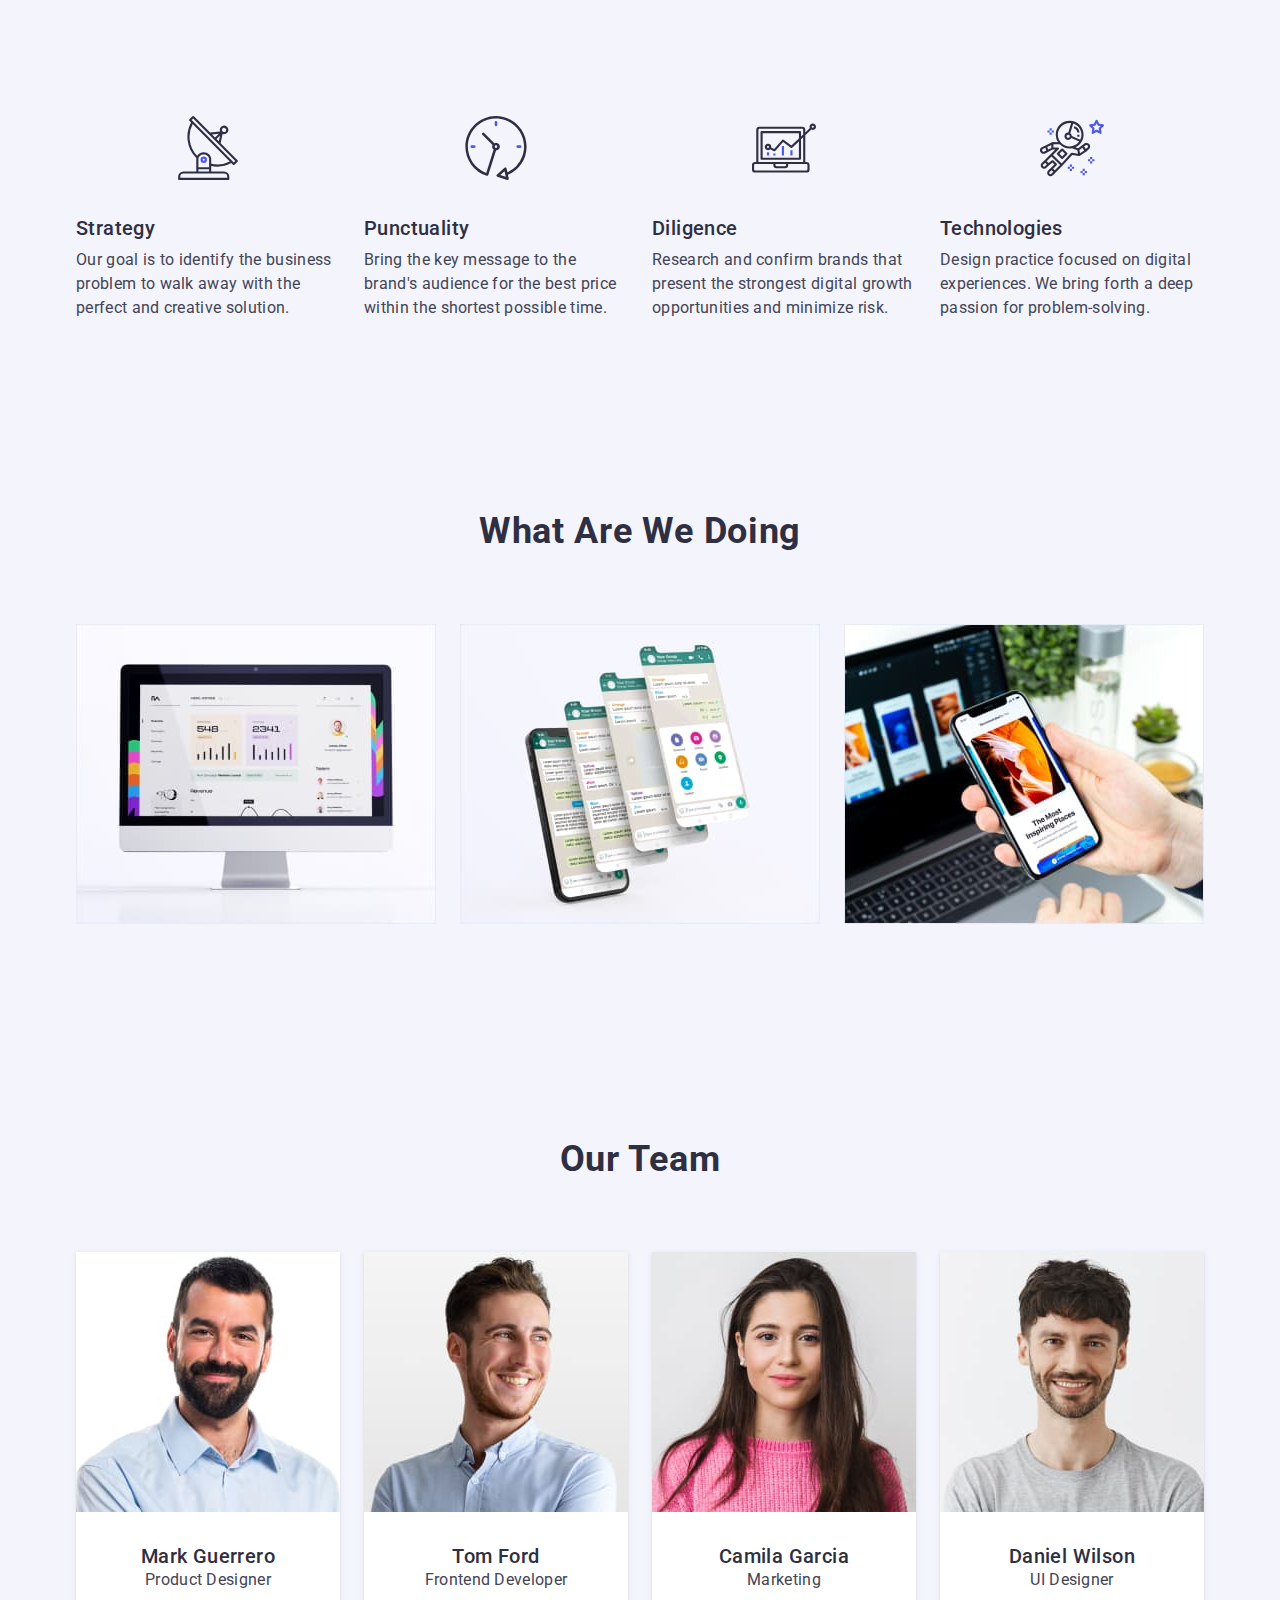
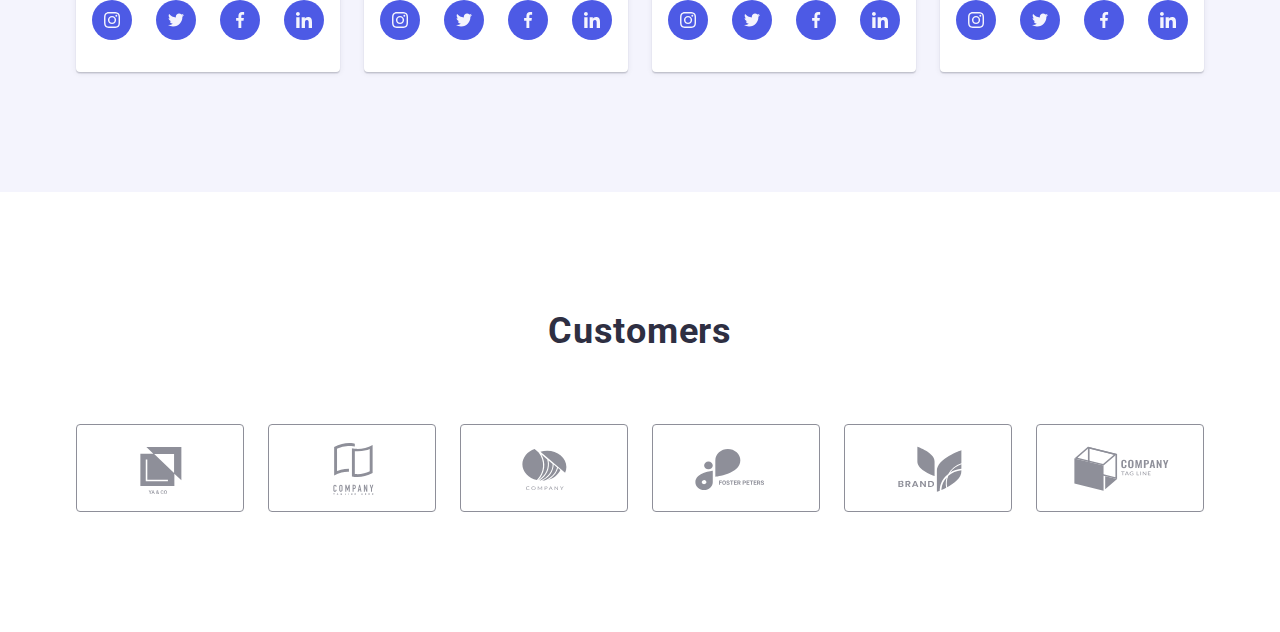
<file: index.html>
<!DOCTYPE html>
<html lang="en">
  <head>
    <meta charset="UTF-8" />
    <meta http-equiv="X-UA-Compatible" content="IE=edge" />
    <meta name="viewport" content="width=device-width, initial-scale=1.0" />
    <title>WebStudio</title>
    <link rel="preconnect" href="https://fonts.googleapis.com" />
    <link rel="preconnect" href="https://fonts.gstatic.com" crossorigin />
    <link
      href="https://fonts.googleapis.com/css2?family=Raleway:wght@800&family=Roboto:wght@400;500;700;900&display=swap"
      rel="stylesheet"
    />
    <link
      rel="stylesheet"
      href="https://cdnjs.cloudflare.com/ajax/libs/modern-normalize/1.1.0/modern-normalize.min.css"
    />
    <link rel="stylesheet" href="./css/styles.css" />
  </head>
  <body>
    <!-- header -->
    <!-- <header class="header">
     
      <div class="container header-container">
        <nav class="navigation">
          <a class="logo link" href="./index.html"
            >Web<span class="logo-name-two-part">Studio</span>
          </a>
          <ul class="list menu">
            <li class="menu-item">
              <a class="link header-nav-link active" href="./index.html"
                >Studio
              </a>
            </li>
            <li class="menu-item">
              <a class="link header-nav-link" href="./portfolio.html"
                >Portfolio</a
              >
            </li>
            <li class="menu-item">
              <a class="link header-nav-link" href="">Contacts</a>
            </li>
          </ul>
        </nav>
        
        <address class="address">
          <ul class="list address-menu">
            <li>
              <a class="link address-menu-item" href="mailto:info@devstudio.com"
                >info@devstudio.com</a
              >
            </li>
            <li>
              <a class="link address-menu-item" href="tel:+110001111111"
                >+11 (000) 111-11-11</a
              >
            </li>
          </ul>
        </address>
      </div>
    </header>
    <main> -->
    
      <!-- selection hero
      <section class="hero section">
        <div class="container">
          <h1 class="hero-name">Effective Solutions for Your Business</h1>
          <button class="modal-button" type="button" data-modal-open>
            Order Service
          </button>
        </div>
      </section> -->

      

      <!-- section two -->
       <!-- company characteristics -->
        <section class="company-characteristics section">
        <div class="container">
          <h2 class="subtitle-second visually-hidden">
            Company characteristics
          </h2>
          <ul class="list menu-characteristics">
            <li class="menu-item-characteristics">
              <div class="pictures">
                <svg class="characteristic-pictures" width="64" height="64">
                  <use href="./images/icons.svg#icon-antenna-1"></use>
                </svg>
              </div>
              <h3 class="subtitle-three subtitle-three-section-two">Strategy</h3>
              <p class="description">
                Our goal is to identify the business problem to walk away with
                the perfect and creative solution.
              </p>
            </li>
            <li class="menu-item-characteristics">
              <div class="pictures">
                <svg class="characteristic-pictures" width="64" height="64">
                  <use href="./images/icons.svg#icon-clock-2"></use>
                </svg>
              </div>

              <h3 class="subtitle-three-section-two">Punctuality</h3>
              <p class="description">
                Bring the key message to the brand's audience for the best price
                within the shortest possible time.
              </p>
            </li>
            <li class="menu-item-characteristics">
              <div class="pictures">
                <svg class="characteristic-pictures" width="64" height="64">
                  <use href="./images/icons.svg#icon-diagram-3"></use>
                </svg>
              </div>

              <h3 class="subtitle-three-section-two">Diligence</h3>
              <p class="description">
                Research and confirm brands that present the strongest digital
                growth opportunities and minimize risk.
              </p>
            </li>
            <li class="menu-item-characteristics">
              <div class="pictures">
                <svg class="characteristic-pictures" width="64" height="64">
                  <use href="./images/icons.svg#icon-astronaut-4"></use>
                </svg>
              </div>

              <h3 class="subtitle-three-section-two">Technologies</h3>
              <p class="description">
                Design practice focused on digital experiences. We bring forth a
                deep passion for problem-solving.
              </p>
            </li>
          </ul>
        </div>
      </section>

     
      <!-- selecrion three -->

       <section class="what-we-are-doing section">
        <div class="container">
          <h2 class="subtitle-second">What are we doing</h2>
          <ul class="list menu-what-we-are-doing">
            <li class="menu-item-what-we-are-doing">
              <img
                src="./images/what-we-are-doing/computer.jpg"
                alt="computer"
                width="360"
                height="300"
              />
            </li>
            <li class="menu-item-what-we-are-doing">
              <img
                src="./images/what-we-are-doing/tabs.jpg"
                alt="open aplication on the phone"
                width="360"
                height="300"
              />
            </li>
            <li class="menu-item-what-we-are-doing">
              <img
                src="./images/what-we-are-doing/telephone.jpg"
                alt="computer and phone"
                width="360"
                height="300"
              />
            </li>
          </ul>
        </div>
      </section> 

      <!-- selectiom four -->

      <section class="our-team section">
        <div class="container">
          <h2 class="subtitle-second">Our Team</h2>
          <ul class="list our-team-menu card-set-menu ">
            <li class="our-team-menu-item card-set-item">
              <img
                src="./images/our-team/mark.jpg"
                alt="man"
                width="264"
                height="260"
              />
              <div class="description-cards">
                <h3 class="subtitle-three subtitle-three-section-four">
                  Mark Guerrero
                </h3>
                <p class="description description-team">Product Designer</p>
                <ul class="menu-social list">
                  <li class="menu-social-item">
                    <a
                      class="social-link link"
                      href=""
                      target="_blank"
                      rel="noopener noreferrer"
                      aria-label="icon-instagram"
                    >
                      <svg class="cosial-pictures" width="16" height="16">
                        <use href="./images/icons.svg#icon-instagram-1"></use>
                      </svg>
                    </a>
                  </li>
                  <li class="menu-social-item">
                    <a
                      class="social-link link"
                      href=""
                      target="_blank"
                      rel="noopener noreferrer"
                      aria-label="icon-twitter"
                    >
                      <svg class="cosial-pictures" width="16" height="16">
                        <use href="./images/icons.svg#icon-twitter-2"></use>
                      </svg>
                    </a>
                  </li>
                  <li class="menu-social-item">
                    <a
                      class="social-link link"
                      href=""
                      target="_blank"
                      rel="noopener noreferrer"
                      aria-label="icon-facebook"
                    >
                      <svg class="cosial-pictures" width="16" height="16">
                        <use href="./images/icons.svg#icon-facebook-3"></use>
                      </svg>
                    </a>
                  </li>
                  <li class="menu-social-item">
                    <a
                      class="social-link link"
                      href=""
                      target="_blank"
                      rel="noopener noreferrer"
                      aria-label="icon-linkedin"
                    >
                      <svg class="cosial-pictures" width="16" height="16">
                        <use href="./images/icons.svg#icon-linkedin-4"></use>
                      </svg>
                    </a>
                  </li>
                </ul>
              </div>
            </li>
            <li class="our-team-menu-item card-set-item">
              <img
                src="./images/our-team/tom.jpg"
                alt="man"
                width="264"
                height="260"
              />
              <div class="description-cards">
                <h3 class="subtitle-three subtitle-three-section-four">
                  Tom Ford
                </h3>
                <p class="description description-team">Frontend Developer</p>
                <ul class="menu-social list">
                  <li class="menu-social-item">
                    <a
                      class="social-link link"
                      href=""
                      target="_blank"
                      rel="noopener noreferrer"
                      aria-label="con-instagram"
                    >
                      <svg class="cosial-pictures" width="16" height="16">
                        <use href="./images/icons.svg#icon-instagram-1"></use>
                      </svg>
                    </a>
                  </li>
                  <li class="menu-social-item">
                    <a
                      class="social-link link"
                      href=""
                      target="_blank"
                      rel="noopener noreferrer"
                      aria-label="icon-twitter"
                    >
                      <svg class="cosial-pictures" width="16" height="16">
                        <use href="./images/icons.svg#icon-twitter-2"></use>
                      </svg>
                    </a>
                  </li>
                  <li class="menu-social-item">
                    <a
                      class="social-link link"
                      href=""
                      target="_blank"
                      rel="noopener noreferrer"
                      aria-label="icon-facebook"
                    >
                      <svg class="cosial-pictures" width="16" height="16">
                        <use href="./images/icons.svg#icon-facebook-3"></use>
                      </svg>
                    </a>
                  </li>
                  <li class="menu-social-item">
                    <a
                      class="social-link link"
                      href=""
                      target="_blank"
                      rel="noopener noreferrer"
                      aria-label="icon-linkedin"
                    >
                      <svg class="cosial-pictures" width="16" height="16">
                        <use href="./images/icons.svg#icon-linkedin-4"></use>
                      </svg>
                    </a>
                  </li>
                </ul>
              </div>
            </li>
            <li class="our-team-menu-item card-set-item">
              <img
                src="./images/our-team/camila.jpg"
                alt="woman"
                width="264"
                height="260"
              />
              <div class="description-cards">
                <h3 class="subtitle-three subtitle-three-section-four">
                  Camila Garcia
                </h3>
                <p class="description description-team">Marketing</p>
                <ul class="menu-social list">
                  <li class="menu-social-item">
                    <a
                      class="social-link link"
                      href=""
                      target="_blank"
                      rel="noopener noreferrer"
                      aria-label="icon-instagram"
                    >
                      <svg class="cosial-pictures" width="16" height="16">
                        <use href="./images/icons.svg#icon-instagram-1"></use>
                      </svg>
                    </a>
                  </li>
                  <li class="menu-social-item">
                    <a
                      class="social-link link"
                      href=""
                      target="_blank"
                      rel="noopener noreferrer"
                      aria-label="icon-twitter"
                    >
                      <svg class="cosial-pictures" width="16" height="16">
                        <use href="./images/icons.svg#icon-twitter-2"></use>
                      </svg>
                    </a>
                  </li>
                  <li class="menu-social-item">
                    <a
                      class="social-link link"
                      href=""
                      target="_blank"
                      rel="noopener noreferrer"
                      aria-label="icon-facebook"
                    >
                      <svg class="cosial-pictures" width="16" height="16">
                        <use href="./images/icons.svg#icon-facebook-3"></use>
                      </svg>
                    </a>
                  </li>
                  <li class="menu-social-item list">
                    <a
                      class="social-link link"
                      href=""
                      target="_blank"
                      rel="noopener noreferrer"
                      aria-label="icon-linkedin"
                    >
                      <svg class="cosial-pictures" width="16" height="16">
                        <use href="./images/icons.svg#icon-linkedin-4"></use>
                      </svg>
                    </a>
                  </li>
                </ul>
              </div>
            </li>
            <li class="our-team-menu-item card-set-item">
              <img
                src="./images/our-team/daniel.jpg"
                alt="man"
                width="264"
                height="260"
              />
              <div class="description-cards">
                <h3 class="subtitle-three subtitle-three-section-four">
                  Daniel Wilson
                </h3>
                <p class="description description-team">UI Designer</p>
                <ul class="menu-social list">
                  <li class="menu-social-item list">
                    <a
                      class="social-link link"
                      href=""
                      target="_blank"
                      rel="noopener noreferrer"
                      aria-label="icon-instagram"
                    >
                      <svg class="cosial-pictures" width="16" height="16">
                        <use href="./images/icons.svg#icon-instagram-1"></use>
                      </svg>
                    </a>
                  </li>
                  <li class="menu-social-item list">
                    <a
                      class="social-link link"
                      href=""
                      target="_blank"
                      rel="noopener noreferrer"
                      aria-label="icon-twitter"
                    >
                      <svg class="cosial-pictures" width="16" height="16">
                        <use href="./images/icons.svg#icon-twitter-2"></use>
                      </svg>
                    </a>
                  </li>
                  <li class="menu-social-item list">
                    <a
                      class="social-link link"
                      href=""
                      target="_blank"
                      rel="noopener noreferrer"
                      aria-label="icon-facebook"
                    >
                      <svg class="cosial-pictures" width="16" height="16">
                        <use href="./images/icons.svg#icon-facebook-3"></use>
                      </svg>
                    </a>
                  </li>
                  <li class="menu-social-item list">
                    <a
                      class="social-link link"
                      href=""
                      target="_blank"
                      rel="noopener noreferrer"
                      aria-label="icon-linkedin"
                    >
                      <svg class="cosial-pictures" width="16" height="16">
                        <use href="./images/icons.svg#icon-linkedin-4"></use>
                      </svg>
                    </a>
                  </li>
                </ul>
              </div>
            </li>
          </ul>
        </div>
      </section>
      <!--********************** section five *************************************-->
       <section class="customers">
        <div class="container">
          <h2 class="subtitle-second subtitle-customers">Customers</h2>
          
          <ul class="customers-menu list">
            <li class="customers-menu-item list">
              <a
                class="customers-link"
                href=""
                target="_blank"
                rel="noopener noreferrer"
                aria-label="company-ya-co"
              >
                <svg class="customers-logos" width="104" height="56">
                  <use href="./images/icons.svg#icon-Logo"></use>
                </svg>
              </a>
            </li>
            <li class="customers-menu-item list">
              <a
                class="customers-link"
                href=""
                target="_blank"
                rel="noopener noreferrer"
                aria-label="company-tagline-here"
              >
                <svg class="customers-logos" width="104" height="56">
                  <use href="./images/icons.svg#icon-Logo-1"></use>
                </svg>
              </a>
            </li>
            <li class="customers-menu-item list">
              <a
                class="customers-link"
                href=""
                target="_blank"
                rel="noopener noreferrer"
                aria-label="company"
              >
                <svg class="customers-logos" width="104" height="56">
                  <use href="./images/icons.svg#icon-Logo-2"></use>
                </svg>
              </a>
            </li>
            <li class="customers-menu-item list">
              <a
                class="customers-link"
                href=""
                target="_blank"
                rel="noopener noreferrer"
                aria-label="company-foster-peters"
              >
                <svg class="customers-logos" width="104" height="56">
                  <use href="./images/icons.svg#icon-Logo-3"></use>
                </svg>
              </a>
            </li>
            <li class="customers-menu-item list">
              <a
                class="customers-link"
                href=""
                target="_blank"
                rel="noopener noreferrer"
                aria-label="company-brand"
              >
                <svg class="customers-logos" width="104" height="56">
                  <use href="./images/icons.svg#icon-Logo-4"></use>
                </svg>
              </a>
            </li>
            <li class="customers-menu-item list">
              <a
                class="customers-link"
                href=""
                target="_blank"
                rel="noopener noreferrer"
                aria-label="company-tag-line"
              >
                <svg class="customers-logos" width="104" height="56">
                  <use href="./images/icons.svg#icon-Logo-5"></use>
                </svg>
              </a>
            </li>
          </ul>
        </div>
      </section> 
    </main>

    <!-- <footer class="footer">
      <div class="container footer-container">
        <div class="footer-container-left">
          <a class="link logo logo-footer" href="./index.html"
            >Web<span class="logo-name-two-part-down">Studio</span>
          </a>
          <p class="description description-footer">
            Increase the flow of customers and sales for your business with
            digital marketing & growth solutions.
          </p>
        </div>
        <div class="social-container">
          <p class="description-social">Social media</p>
          <ul class="menu-social menu-socisl-footer list">
            <li class="menu-social-item list footer-social">
              <a
                class="social-link social-link-footer link"
                href=""
                target="_blank"
                rel="noopener noreferrer"
                aria-label="icon-instagram"
              >
                <svg class="cosial-pictures" width="24" height="24">
                  <use href="./images/icons.svg#icon-instagram-1"></use>
                </svg>
              </a>
            </li>
            <li class="menu-social-item list footer-social">
              <a
                class="social-link social-link-footer link"
                href=""
                target="_blank"
                rel="noopener noreferrer"
                aria-label="icon-twitter"
              >
                <svg class="cosial-pictures" width="24" height="24">
                  <use href="./images/icons.svg#icon-twitter-2"></use>
                </svg>
              </a>
            </li>
            <li class="menu-social-item list footer-social">
              <a
                class="social-link social-link-footer link"
                href=""
                target="_blank"
                rel="noopener noreferrer"
                aria-label="icon-facebook"
              >
                <svg class="cosial-pictures" width="24" height="24">
                  <use href="./images/icons.svg#icon-facebook-3"></use>
                </svg>
              </a>
            </li>
            <li class="menu-social-item list footer-social">
              <a
                class="social-link social-link-footer link"
                href=""
                target="_blank"
                rel="noopener noreferrer"
                aria-label="icon-linkedin"
              >
                <svg class="cosial-pictures" width="24" height="24">
                  <use href="./images/icons.svg#icon-linkedin-4"></use>
                </svg>
              </a>
            </li>
          </ul>
        </div> -->
        <!-- form-footer -->
        <!-- <div>
          <p class="form-description-footer">Subscribe</p>
          <form class="form-footer">
            <label for="subskribe-window" class="form-labbel-footer"></label>
            <input
              class="form-imput-footer"
              type="email"
              name="subskribe-window"
              id="subskribe-window"
              placeholder="E-mail"
            />
            <button class="button-modal-footer" type="submit">
              Subskribe
              <svg class="form-svg-footer" width="24" height="24">
                <use href="./images/icons.svg#icon-Frame"></use>
              </svg>
            </button>
          </form>
        </div>
      </div>
    </footer> -->
    <!-- ******************Modal window***************************** -->
    <div class="backdrop is-hidden" data-modal>
      <div class="modal">
        <button class="modal-close-btn" data-modal-close type="button">
          <svg class="modal-close-icon" width="8" height="8">
            <use href="./images/icons.svg#icon-close-black-icon"></use>
          </svg>
        </button>
        <p class="modal-title">Leave your contacts and we will call you back</p>

        <form class="booking-form" name="booking-form">
          <!--  -->
          <div class="modal-boxes">
            <label for="modal-name" class="booking-form-field">Name</label>
            <div class="form-order">
              <input
                class="booking-form-imput"
                type="text"
                name="user-name"
                id="modal-name"
              />
              <svg class="form-icon" width="18" height="24">
                <use href="./images/icons.svg#icon-person-black"></use>
              </svg>
            </div>
          </div>
          <!--  -->
          <div class="modal-boxes">
            <label class="booking-form-field" for="modal-phone"> Phone </label>
            <div class="form-order">
              <input
                class="booking-form-imput"
                type="tel"
                name="usre-phone"
                id="modal-phone"
              />
              <svg class="form-icon" width="18" height="24">
                <use href="./images/icons.svg#icon-phone-black"></use>
              </svg>
            </div>
          </div>
          <!--  -->
          <div class="modal-boxes">
            <label class="booking-form-field" for="modal-email">Email</label>
            <div class="form-order">
              <input
                class="booking-form-imput"
                type="email"
                name="user-email"
                id="modal-email"
              />
              <svg class="form-icon" width="18" height="24">
                <use href="./images/icons.svg#icon-email-black"></use>
              </svg>
            </div>
          </div>
          <!--  -->
          <div class="modal-boxes-textarea">
            <label class="booking-form-field" for="modal-comment"
              >Comment</label
            >
            <textarea
              class="modal-comment"
              name="modal-comment"
              id="modal-comment"
              rows="6"
              placeholder="Text imput"
            ></textarea>
          </div>
          <!--  -->
          <div class="modal-boxes-chek">
            <label class="booking-modal-checkbox">
              <input
                class="form-check-imput"
                type="checkbox"
                name="modal-agreement"
              />
              <span class="booking-modal-checkbox-text"
                >I accept the terms and conditions of the
                <a class="booking-modal-checkbox-link" href=""
                  >Privacy Policy</a
                >
              </span>
            </label>
          </div>
          <button class="modal-button" type="submit">Send</button>
        </form>
      </div>
    </div>
    <script src="./js/modal.js"></script>
  </body>
</html>
</file>
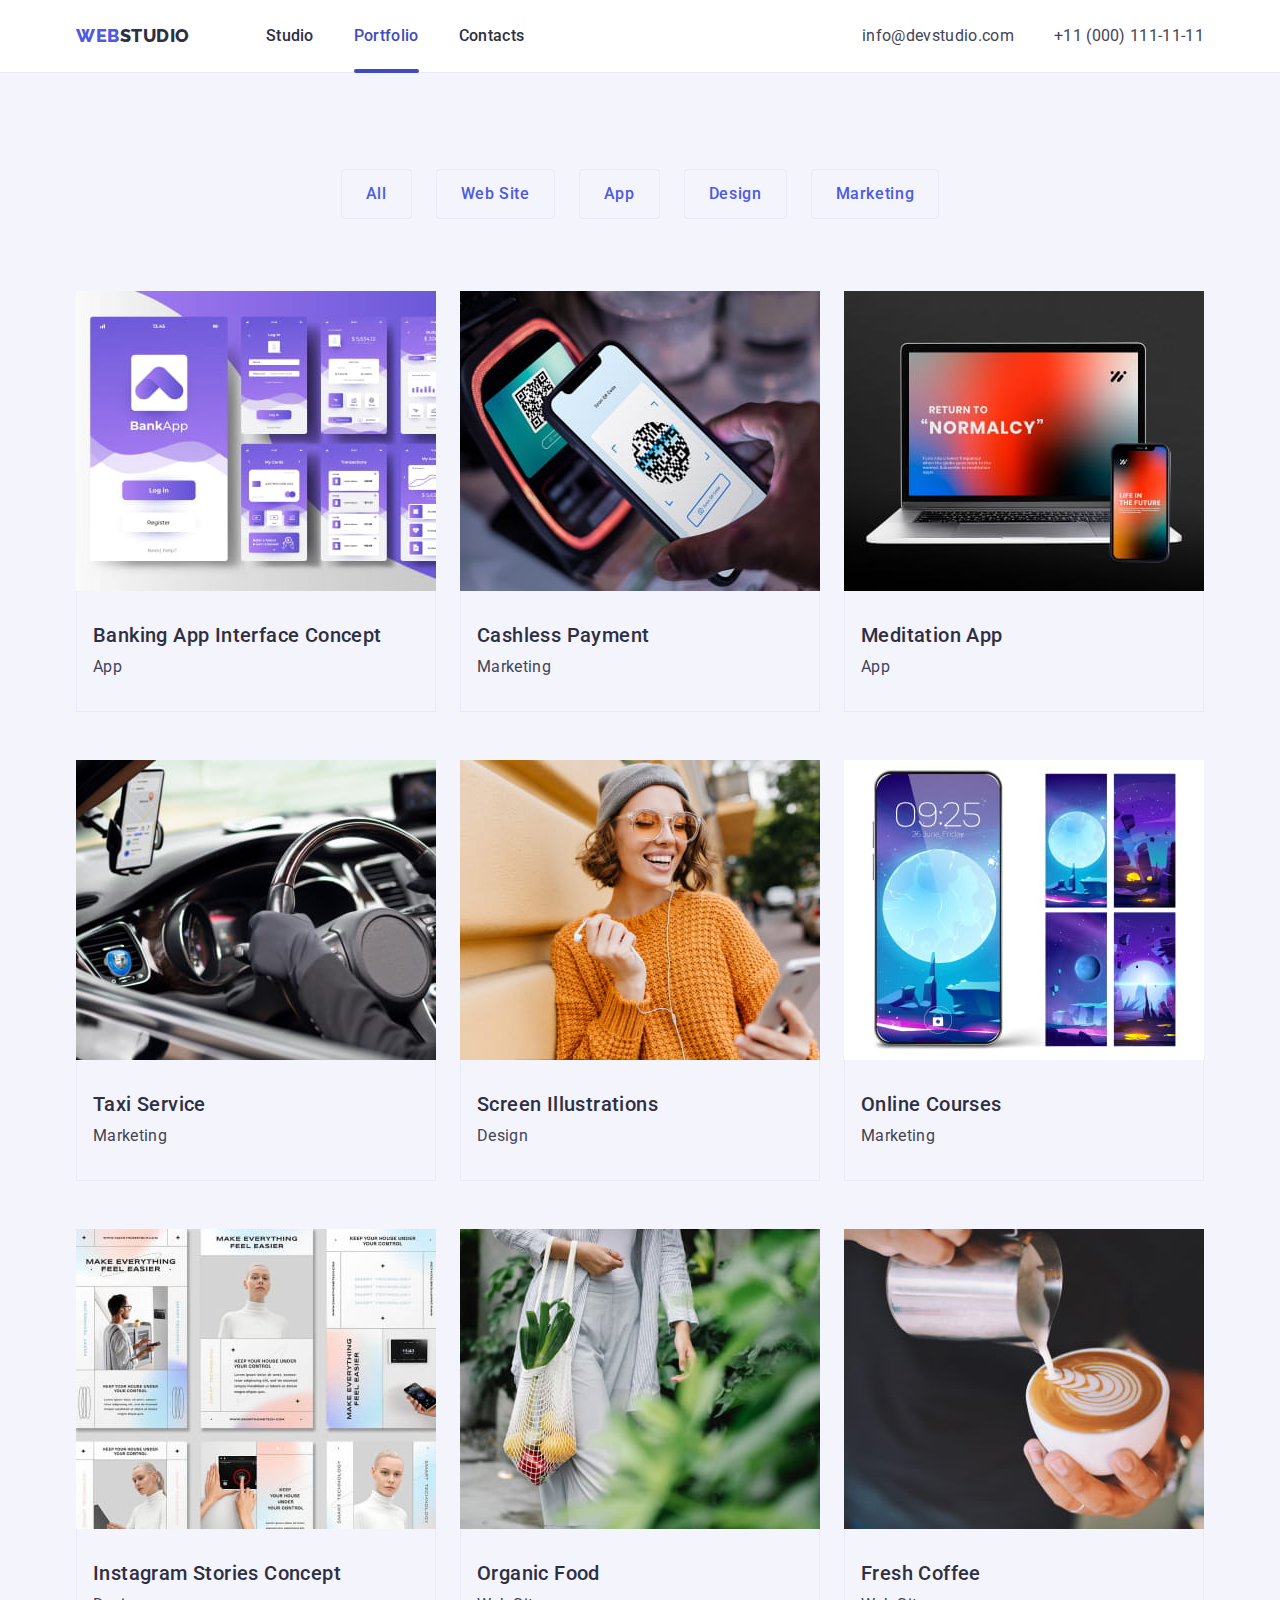
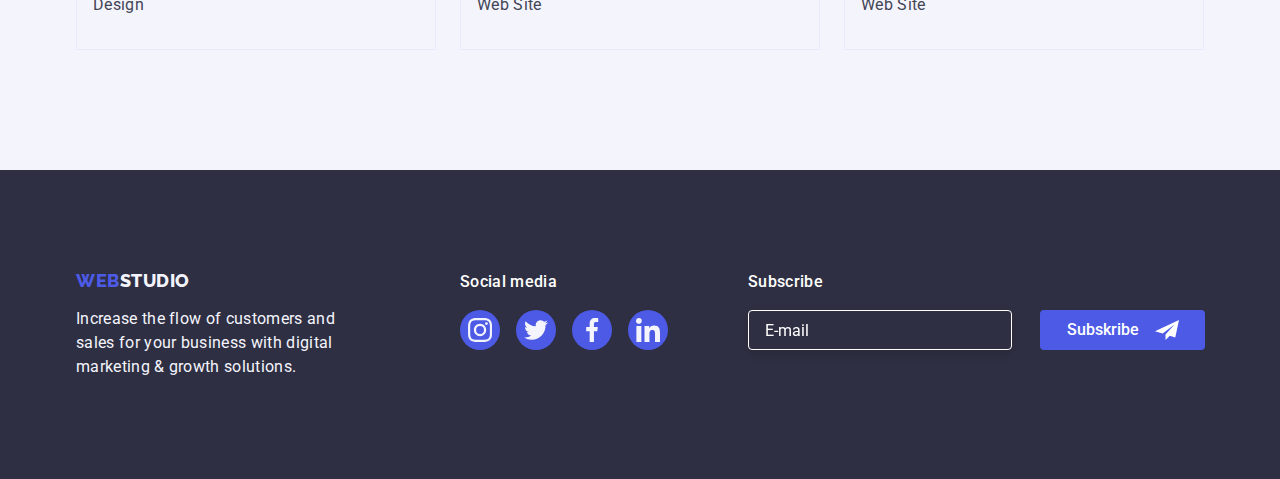
<file: portfolio.html>
<!DOCTYPE html>
<html lang="en">
  <head>
    <meta charset="UTF-8" />
    <meta http-equiv="X-UA-Compatible" content="IE=edge" />
    <meta name="viewport" content="width=device-width, initial-scale=1.0" />
    <title>Portfolio</title>
    <link rel="preconnect" href="https://fonts.googleapis.com" />
    <link rel="preconnect" href="https://fonts.gstatic.com" crossorigin />
    <link
      href="https://fonts.googleapis.com/css2?family=Raleway:wght@800&family=Roboto:wght@400;500;700;900&display=swap"
      rel="stylesheet"
    />
    <link
      rel="stylesheet"
      href="https://cdnjs.cloudflare.com/ajax/libs/modern-normalize/1.1.0/modern-normalize.min.css"
    />
    <link rel="stylesheet" href="./css/styles.css" />
  </head>
  <body>
    <!-- header -->

    <header class="header">
      <div class="container header-container">
        <nav class="navigation">
          <a class="logo link" href="./index.html"
            >Web <span class="logo-name-two-part">Studio</span>
          </a>
          <ul class="list menu">
            <li class="menu-item">
              <a class="link header-nav-link" href="./index.html">Studio</a>
            </li>
            <li class="menu-item">
              <a class="link header-nav-link active" href="./portfolio.html"
                >Portfolio</a
              >
            </li>
            <li class="menu-item">
              <a class="link header-nav-link" href="">Contacts</a>
            </li>
          </ul>
        </nav>
        <address class="address">
          <ul class="list address-menu">
            <li>
              <a class="link address-menu-item" href="mailto:info@devstudio.com"
                >info@devstudio.com</a
              >
            </li>
            <li>
              <a class="link address-menu-item" href="tel:+110001111111"
                >+11 (000) 111-11-11</a
              >
            </li>
          </ul>
        </address>
      </div>
    </header>

    <!-- main content -->
    <main>
      <!-- what we can to do -->

      <section class="only-one section">
        <div class="container">
          <h1 class="subtitle-one visually-hidden">What we can to do</h1>
          <ul class="list menu-button">
            <li><button class="menu-button-item" type="button">All</button></li>
            <li>
              <button class="menu-button-item" type="button">Web Site</button>
            </li>
            <li><button class="menu-button-item" type="button">App</button></li>
            <li>
              <button class="menu-button-item" type="button">Design</button>
            </li>
            <li>
              <button class="menu-button-item" type="button">Marketing</button>
            </li>
          </ul>
          <!-- list one  -->
          <ul class="list card-set-menu portfolio-menu">
            <li class="card-set-item portfolio-item">
              <a class="link portfolio-link" href="./portfolio.html">
                <div class="portfolio-thumb">
                  <img
                    src="./images/list-one/banking-app.jpg"
                    alt="banking-app"
                    width="360"
                    height="300"
                  />
                  <p class="overlay-text description">
                    14 Stylish and User-Friendly App Design Concepts · Task
                    Manager App · Calorie Tracker App · Exotic Fruit Ecommerce
                    App · Cloud Storage App
                  </p>
                </div>
                <div class="portfolio-cards">
                  <h2 class="subtitle-two">Banking App Interface Concept</h2>
                  <p class="description">App</p>
                </div>
              </a>
            </li>
            <li class="card-set-item portfolio-item">
              <a class="link portfolio-link" href="./portfolio.html">
                <div class="portfolio-thumb">
                  <img
                    src="./images/list-one/cashless-payment.jpg"
                    alt="mobil phone and terminal"
                    width="360"
                    height="300"
                  />
                  <p class="overlay-text description">
                    14 Stylish and User-Friendly App Design Concepts · Task
                    Manager App · Calorie Tracker App · Exotic Fruit Ecommerce
                    App · Cloud Storage App
                  </p>
                </div>
                <div class="portfolio-cards">
                  <h2 class="subtitle-two">Cashless Payment</h2>
                  <p class="description">Marketing</p>
                </div>
              </a>
            </li>
            <li class="card-set-item portfolio-item">
              <a class="link portfolio-link" href="./portfolio.html">
                <div class="portfolio-thumb">
                  <img
                    src="./images/list-one/meditation-app.jpg"
                    alt="computer and phone"
                    width="360"
                    height="300"
                  />
                  <p class="overlay-text description">
                    14 Stylish and User-Friendly App Design Concepts · Task
                    Manager App · Calorie Tracker App · Exotic Fruit Ecommerce
                    App · Cloud Storage App
                  </p>
                </div>
                <div class="portfolio-cards">
                  <h2 class="subtitle-two">Meditation App</h2>
                  <p class="description">App</p>
                </div>
              </a>
            </li>
            <!-- list two -->
            <li class="card-set-item portfolio-item">
              <a class="link portfolio-link" href="./portfolio.html">
                <div class="portfolio-thumb">
                  <img
                    src="./images/list-two/taxi-service.jpg"
                    alt="taxi"
                    width="360"
                    height="300"
                  />
                  <p class="overlay-text description">
                    14 Stylish and User-Friendly App Design Concepts · Task
                    Manager App · Calorie Tracker App · Exotic Fruit Ecommerce
                    App · Cloud Storage App
                  </p>
                </div>
                <div class="portfolio-cards">
                  <h2 class="subtitle-two">Taxi Service</h2>
                  <p class="description">Marketing</p>
                </div>
              </a>
            </li>
            <li class="card-set-item portfolio-item">
              <a class="link portfolio-link" href="./portfolio.html">
                <div class="portfolio-thumb">
                  <img
                    src="./images/list-two/screen-illustrations.jpg"
                    alt="mobil phone"
                    width="360"
                    height="300"
                  />
                  <p class="overlay-text description">
                    14 Stylish and User-Friendly App Design Concepts · Task
                    Manager App · Calorie Tracker App · Exotic Fruit Ecommerce
                    App · Cloud Storage App
                  </p>
                </div>
                <div class="portfolio-cards">
                  <h2 class="subtitle-two">Screen Illustrations</h2>
                  <p class="description">Design</p>
                </div>
              </a>
            </li>
            <li class="card-set-item portfolio-item">
              <a class="link portfolio-link" href="./portfolio.html">
                <div class="portfolio-thumb">
                  <img
                    src="./images/list-two/online-courses.jpg"
                    alt="woman with phonewidtn "
                    width="360"
                    height="300"
                  />
                  <p class="overlay-text description">
                    14 Stylish and User-Friendly App Design Concepts · Task
                    Manager App · Calorie Tracker App · Exotic Fruit Ecommerce
                    App · Cloud Storage App
                  </p>
                </div>
                <div class="portfolio-cards">
                  <h2 class="subtitle-two">Online Courses</h2>
                  <p class="description">Marketing</p>
                </div>
              </a>
            </li>
            <!-- list three -->
            <li class="card-set-item portfolio-item">
              <a class="link portfolio-link" href="./portfolio.html">
                <div class="portfolio-thumb">
                  <img
                    src="./images/list-three/instagram-stories-concept.jpg"
                    alt="insta stories"
                    width="360"
                    height="300"
                  />
                  <p class="overlay-text description">
                    14 Stylish and User-Friendly App Design Concepts · Task
                    Manager App · Calorie Tracker App · Exotic Fruit Ecommerce
                    App · Cloud Storage App
                  </p>
                </div>
                <div class="portfolio-cards">
                  <h2 class="subtitle-two">Instagram Stories Concept</h2>
                  <p class="description">Design</p>
                </div>
              </a>
            </li>
            <li class="card-set-item portfolio-item">
              <a class="link portfolio-link" href="./portfolio.html">
                <div class="portfolio-thumb">
                  <img
                    src="./images/list-three/organic-food.jpg"
                    alt="woman with food"
                    width="360"
                    height="300"
                  />
                  <p class="overlay-text description">
                    14 Stylish and User-Friendly App Design Concepts · Task
                    Manager App · Calorie Tracker App · Exotic Fruit Ecommerce
                    App · Cloud Storage App
                  </p>
                </div>
                <div class="portfolio-cards">
                  <h2 class="subtitle-two">Organic Food</h2>
                  <p class="description">Web Site</p>
                </div>
              </a>
            </li>
            <li class="card-set-item portfolio-item">
              <a class="link portfolio-link" href="./portfolio.html">
                <div class="portfolio-thumb">
                  <img
                    src="./images/list-three/fresh-coffee.jpg"
                    alt=" cup of cofee"
                    width="360"
                    height="300"
                  />
                  <p class="overlay-text description">
                    14 Stylish and User-Friendly App Design Concepts · Task
                    Manager App · Calorie Tracker App · Exotic Fruit Ecommerce
                    App · Cloud Storage App
                  </p>
                </div>
                <div class="portfolio-cards">
                  <h2 class="subtitle-two">Fresh Coffee</h2>
                  <p class="description">Web Site</p>
                </div>
              </a>
            </li>
          </ul>
        </div>
      </section>
    </main>
    <!-- footer -->

    <footer class="footer">
      <div class="container footer-container">
        <div class="footer-container-left">
          <a class="link logo logo-footer" href="./index.html"
            >Web<span class="logo-name-two-part-down">Studio</span>
          </a>
          <p class="description description-footer">
            Increase the flow of customers and sales for your business with
            digital marketing & growth solutions.
          </p>
        </div>
        <div class="social-container">
          <p class="description-social">Social media</p>
          <ul class="menu-social menu-socisl-footer list">
            <li class="menu-social-item footer-social">
              <a
                class="social-link social-link-footer link"
                href=""
                target="_blank"
                rel="noopener noreferrer"
                aria-label="icon-instagram"
              >
                <svg class="cosial-pictures" width="24" height="24">
                  <use href="./images/icons.svg#icon-instagram-1"></use>
                </svg>
              </a>
            </li>
            <li class="menu-social-item footer-social">
              <a
                class="social-link social-link-footer link"
                href=""
                target="_blank"
                rel="noopener noreferrer"
                aria-label="icon-twitter"
              >
                <svg class="cosial-pictures" width="24" height="24">
                  <use href="./images/icons.svg#icon-twitter-2"></use>
                </svg>
              </a>
            </li>
            <li class="menu-social-item footer-social">
              <a
                class="social-link social-link-footer link"
                href=""
                target="_blank"
                rel="noopener noreferrer"
                aria-label="icon-facebook"
              >
                <svg class="cosial-pictures" width="24" height="24">
                  <use href="./images/icons.svg#icon-facebook-3"></use>
                </svg>
              </a>
            </li>
            <li class="menu-social-item list footer-social">
              <a
                class="social-link social-link-footer link"
                href=""
                target="_blank"
                rel="noopener noreferrer"
                aria-label="icon-linkedin"
              >
                <svg class="cosial-pictures" width="24" height="24">
                  <use href="./images/icons.svg#icon-linkedin-4"></use>
                </svg>
              </a>
            </li>
          </ul>
        </div>
        <!-- form-footer -->
        <div>
          <p class="form-description-footer">Subscribe</p>
          <form class="form-footer">
            <label for="subskribe-window" class="form-labbel-footer"></label>
            <input
              class="form-imput-footer"
              type="email"
              name="subskribe-window"
              id="subskribe-window"
              placeholder="E-mail"
            />
            <button class="button-modal-footer" type="submit">
              Subskribe
              <svg class="form-svg-footer" width="24" height="24">
                <use href="./images/icons.svg#icon-Frame"></use>
              </svg>
            </button>
          </form>
        </div>
      </div>
    </footer>
  </body>
</html>
</file>
<file: css/styles.css>
:root {
  --primary-font: "Roboto", sans-serif;
  --primary-color: #434455;
  --accent-color: #404bbf;
  --background-color-site: #ffffff;
  --logo-color-part-one: #4d5ae5;
  --logo-color-part-two-top: #2e2f42;
  --logo-color-part-two-down: #f4f4fd;
  --background-color-hero-section: #2e2f42;
  --buttom-portfolio-text-color: #4d5ae5;
  --buttom-portfolio-background-color: #f4f4fd;
  --border-buttoms-color: #e7e9fc;
  --customers-color: #8e8f99;
  --indent: 24px;
  --item: 3;
  --anim: 250ms cubic-bezier(0.4, 0, 0.2, 1);
  --modal-idx: 100;
}
body {
  font-family: var(--primary-font);
  color: var(--primary-color);
  background-color: var(--background-color-site);
}
h1,
h2,
h3,
h4,
h5,
h6,
p {
  margin: 0;
}
img {
  display: block;
  width: 100%;
  height: auto;
}
.list {
  list-style: none;
  padding: 0;
  margin: 0;
}

.link {
  text-decoration: none;
}
/********************************************************** components ****************************************************/

/******************************** CONTAINER******************* */
.container {
  /*************** BASIC STYLES***************** */
  min-width: 320px;
  max-width: 396px;
  padding-right: 16px;
  padding-left: 16px;
  margin: 0 auto;
}
/* TABLET SCREEN    */

@media only screen and (min-width: 768px) {
  .container {
    max-width: 734px;
  }
}

/* Desctop */
@media only screen and (min-width: 1158px) {
  .container {
    max-width: 1158px;
    padding-right: 15px;
    padding-left: 15px;
  }
}

/* **************************** */

.card-set-menu {
  display: flex;
  flex-wrap: wrap;
  justify-content: center;
  gap: 24px;
}

.card-set-item {
  flex-basis: calc((100%- var(--indent) * var(--item)-1) / (var(--item)));
}

.subtitle-second {
  font-weight: 700;
  font-size: 36px;
  line-height: 1.11;
  text-align: center;
  letter-spacing: 0.02em;
  text-transform: capitalize;
  color: var(--logo-color-part-two-top);
  margin-bottom: 72px;
}

.subtitle-three {
  font-family: "Roboto";
  font-style: normal;
  font-weight: 500;
  font-size: 20px;
  line-height: 1.2;
  letter-spacing: 0.02em;
  color: var(--background-color-hero-section);
}

.description {
  font-weight: 400;
  font-size: 16px;
  line-height: 1.5;
  letter-spacing: 0.02em;
  color: var(--primary-color);
}
.visually-hidden {
  position: absolute;
  width: 1px;
  height: 1px;
  margin: -1px;
  border: 0;
  padding: 0;
  white-space: nowrap;
  clip-path: inset(100%);
  clip: rect(0 0 0 0);
  overflow: hidden;
}

/* ********************************************************header ******************************************************/
.header {
  background: #ffffff;
  border-bottom: 1px solid #e7e9fc;
  box-shadow: 0px 2px 1px rgba(46, 47, 66, 0.08),
    0px 1px 1px rgba(46, 47, 66, 0.16), 0px 1px 6px rgba(46, 47, 66, 0.08);
}
.header-container {
  display: flex;
  align-items: center;
}

.logo {
  font-family: "Raleway", sans-serif;
  font-weight: 800;
  font-size: 18px;
  line-height: 1.17;
  letter-spacing: 0.03em;
  text-transform: uppercase;
  color: var(--logo-color-part-one);
}
.logo-name-two-part {
  color: var(--logo-color-part-two-top);
}

.logo {
  display: flex;
  align-items: center;
  margin-right: 76px;
}

.navigation {
  display: flex;
  align-items: center;
  margin-right: auto;
}
.menu {
  display: flex;
  align-items: center;
  gap: 40px;
}
.menu-item {
  font-weight: 500;
  font-style: normal;
  font-size: 16px;
  line-height: 1.5;
  letter-spacing: 0.02em;
}
.header-nav-link {
  color: var(--background-color-hero-section);
  transition: color var(--anim);
  position: relative;
  padding-top: 24px;
  padding-bottom: 24px;
  display: block;
}
.header-nav-link.active {
  color: var(--accent-color);
}
.header-nav-link:hover,
.header-nav-link:focus {
  color: var(--accent-color);
}
.header-nav-link::after {
  content: "";
  display: block;
  width: 100%;
  height: 4px;
  border-radius: 2px;
  position: absolute;
  left: 0;
  bottom: -1px;
}

.header-nav-link.active::after {
  background-color: var(--accent-color);
}

.address {
  font-style: normal;
}

.address-menu-item {
  font-weight: 400;
  font-size: 16px;
  line-height: 1.5;
  letter-spacing: 0.02em;
  color: var(--primary-color);
  transition: color var(--anim);
}

.address-menu {
  display: flex;
  align-items: center;
  gap: 40px;
}
.address-menu-item:hover,
.address-menu-item:focus {
  color: var(--accent-color);
}

/* **********************************************************main *****************************************************/
/* **********************************************************hero**************************************************** */
.hero {
  text-align: center;
  padding-top: 188px;
  padding-bottom: 188px;
  background-color: #2e2f42b2;
  background-image: linear-gradient(
      rgba(46, 47, 66, 0.7),
      rgba(46, 47, 66, 0.7)
    ),
    url(../images/hero-section/people-office.jpg);
  background-repeat: no-repeat;
  background-position: center;
  background-size: cover;
  margin-left: auto;
  margin-right: auto;
  max-width: 1440px;
}

.hero-name {
  font-weight: 700;
  font-size: 56px;
  line-height: 1.07;
  letter-spacing: 0.02em;
  color: var(--background-color-site);
  margin-top: 0;
  margin-bottom: 48px;
  max-width: 496px;
  margin-left: auto;
  margin-right: auto;
}
.modal-button {
  font-family: var(--primary-font);
  font-weight: 500;
  font-size: 16px;
  line-height: 1.5;
  letter-spacing: 0.04em;
  color: var(--background-color-site);
  background-color: var(--buttom-portfolio-text-color);
  cursor: pointer;
  min-width: 169px;
  min-height: 56px;
  border-radius: 4px;
  padding: 16px 32px;
  height: 56px;
  border: none;
  display: block;
  margin-left: auto;
  margin-right: auto;
  box-shadow: 0px 4px 4px rgba(0, 0, 0, 0.15);
  transition: background-color var(--anim);
}
.modal-button:hover,
.modal-button:focus {
  background-color: var(--accent-color);
}
/****************************************************section two***********************************************/
.menu-characteristics {
  display: flex;
  flex-wrap: wrap;
  gap: 72px 24px;
}
.menu-item-characteristics {
  width: 396px;
}
@media only screen and (min-width: 768px) {
  .menu-item-characteristics {
    width: 356px;
  }
}
@media only screen and (min-width: 1158px) {
  .menu-item-characteristics {
    width: 264px;
  }
}
.characteristic-pictures {
  margin-bottom: 8px;
  display: none;
}
@media only screen and (min-width: 1158px) {
  .characteristic-pictures {
    display: block;
  }
}
.subtitle-three-section-two {
  font-weight: 700;
  font-size: 36px;
  line-height: 40px;
  text-align: center;
  letter-spacing: 0.02em;
  line-height: 1.2;
  margin-bottom: 8px;
  color: var(--logo-color-part-two-top);
}
@media only screen and (min-width: 768px) {
  .subtitle-three-section-two {
    text-align: left;
  }
}
@media only screen and (min-width: 1158px) {
  .subtitle-three-section-two {
    font-weight: 500;
    font-size: 20px;
  }
}
.pictures {
  display: flex;
  justify-content: center;
  align-items: center;
  background: var(--buttom-portfolio-background-color);
  border-radius: 4px;
  width: 264px;
  height: 112px;
  margin-bottom: 8px;
}
/*************************** section thre*************************************************************/

.menu-what-we-are-doing {
  display: flex;
  align-items: center;
  gap: 24px;
}
@media only screen and (max-width: 1157px) {
  .what-we-are-doing {
    display: none;
  }
}

/* ***********************************************section four *********************************************************/
.section {
  background-color: var(--logo-color-part-two-down);
  padding-top: 96px;
  padding-bottom: 96px;
}
@media only screen and (min-width: 1120px) {
  .our-team {
    padding-top: 120px;
    padding-bottom: 120px;
  }
}

.our-team-menu {
  align-items: center;
  gap: 72px;
  column-gap: 24px;
}
@media only screen and (min-width: 768px) {
  .our-team-menu {
    row-gap: 64px;
  }
}
.our-team-menu-item {
  width: 264px;
  border-radius: 0px 0px 4px 4px;
  box-shadow: 0px 1px 6px rgba(46, 47, 66, 0.08),
    0px 1px 1px rgba(46, 47, 66, 0.16), 0px 2px 1px rgba(46, 47, 66, 0.08);
}
.our-team-img {
  margin-bottom: 32px;
}
.description-cards {
  padding-top: 32px;
  padding-bottom: 32px;
}
.description-team {
  text-align: center;
  margin-bottom: 8px;
}
.subtitle-three-section-four {
  text-align: center;
}
.menu-social {
  display: flex;
  justify-content: center;
  align-items: center;
  gap: 24px;
}
.social-link {
  display: flex;
  justify-content: center;
  align-items: center;
  width: 40px;
  height: 40px;
  background-color: var(--buttom-portfolio-text-color);
  border-radius: 50%;
  transition: background-color var(--anim);
}
.social-link:hover,
.social-link:focus {
  background-color: var(--accent-color);
  transition: background-color var(--anim);
}

.cosial-pictures {
  fill: var(--logo-color-part-two-down);
}
/* *************************************************section five******************************************************* */
.subtitle-customers {
  line-height: 1.1;
}
.customers {
  padding-top: 120px;
  padding-bottom: 120px;
}
.customers-logo {
  fill: #8e8f99;
}
.subtitle-customers {
  margin-bottom: 72px;
}
.customers-menu {
  display: flex;
  flex-wrap: wrap;
  justify-content: center;
  row-gap: 72px;
  column-gap: 16px;
  border-radius: 80%;
  margin: auto;
}
@media only screen and (min-width: 768px) {
  .customers-menu {
    column-gap: 24px;
  }
}
.customers-menu-item {
  width: 190px;
}
@media only screen and (min-width: 768px) {
  .customers-menu-item {
    width: 168px;
  }
}
.customers-link {
  display: flex;
  justify-content: center;
  align-items: center;
  height: 88px;
  border: 1px solid #8e8f99;
  border-radius: 4px;
  color: var(--customers-color);
  transition: border-color var(--anim), color var(--anim);
}
.customers-link:hover,
.customers-link:focus {
  color: var(--accent-color);
  border-color: var(--accent-color);
}

.customers-logos {
  fill: #8e8f99;
  transition: fill var(--anim);
}
.customers-link:hover.customers-logos,
.customers-link:focus.customers-logos {
  fill: var(--accent-color);
}
.customers-logos {
  fill: currentColor;
}
/* *********************************************************footer *****************************************************/
.footer {
  background-color: var(--background-color-hero-section);
  padding-top: 100px;
  padding-bottom: 100px;
}
.description-footer {
  color: var(--logo-color-part-two-down);
  width: 264px;
}
.logo-name-two-part-down {
  color: var(--logo-color-part-two-down);
}
.our-team-menu-item {
  background-color: var(--background-color-site);
}
.logo-footer {
  margin-bottom: 16px;
  display: inline-block;
  margin-right: auto;
}
.social-subtitle {
  color: var(--background-color-site);
  margin-bottom: 16px;
}
.social-link-footer:hover,
.social-link-footer:focus {
  background-color: #31d0aa;
}
.menu-socisl-footer {
  gap: 16px;
  margin-top: auto;
  margin-bottom: auto;
}
.description-social {
  font-weight: 500;
  font-size: 16px;
  line-height: 1.5;
  letter-spacing: 0.02em;
  color: var(--background-color-site);
  margin-bottom: 16px;
  text-align: left;
}

.footer-container {
  display: flex;
  align-items: baseline;
  margin-left: auto;
  margin-right: auto;
}
.footer-container-left {
  margin-right: 120px;
}
.social-container {
  margin-right: 80px;
}
/*********** form-footer********** */
.form-description-footer {
  display: block;
  font-weight: 500;
  font-size: 16px;
  line-height: 1.5;
  letter-spacing: 0.02em;
  color: var(--background-color-site);
  margin-bottom: 16px;
}
.form-footer {
  display: flex;
  justify-content: center;
}

.form-imput-footer {
  height: 40px;
  width: 264px;
  background-color: var(--background-color-hero-section);
  color: var(--background-color-site);
  border: 1px solid var(--background-color-site);
  filter: drop-shadow(0px 4px 4px rgba(0, 0, 0, 0.15));
  border-radius: 4px;
  margin-right: 28px;
  padding-left: 16px;
}
.form-imput-footer::placeholder {
  color: var(--background-color-site);
}
.form-imput-footer:focus {
  outline: none;
  border-color: var(--buttom-portfolio-text-color);
}
.button-modal-footer {
  width: 165px;
  height: 40px;
  display: flex;
  justify-content: center;
  align-items: center;
  background: var(--buttom-portfolio-text-color);
  border-radius: 4px;
  color: var(--background-color-site);
  font-weight: 500;
  font-size: 16px;
  line-height: 1.5;
  border-color: transparent;
  cursor: pointer;
}
.button-modal-footer:focus,
.button-modal-footer:hover {
  background-color: var(--accent-color);
  transition: background-color var(--anim);
}

.form-svg-footer {
  top: 25%;
  right: 24px;
  fill: var(--background-color-site);
  margin-left: 16px;
}
/* *****************************************************page portfilio**************************************** */
/****************************************** main ***************************************************************** */
.only-one {
  padding-top: 96px;
  padding-bottom: 120px;
}
.menu-button {
  display: flex;
  justify-content: center;
  min-width: 568px;
  margin-left: auto;
  margin-right: auto;
  gap: 24px;
  margin-bottom: 72px;
}
.menu-button-item {
  font-family: var(--primary-font);
  font-weight: 500;
  font-size: 16px;
  line-height: 1.5;
  text-align: center;
  letter-spacing: 0.04em;
  cursor: pointer;
  color: var(--buttom-portfolio-text-color);
  background-color: var(--buttom-portfolio-background-color);
  border-radius: 4px;
  padding: 12px 24px;
  border: 1px solid var(--border-buttoms-color);
  transition: color var(--anim), background-color var(--anim),
    box-shadow var(--anim), border-color var(--anim);
}

.menu-button-item:hover,
.menu-button-item:focus {
  color: var(--background-color-site);
  background: var(--accent-color);
  border: 1px solid var(--border-buttoms-color);
  border: 1px solid transparent;
  box-shadow: 0px 3px 1px rgba(0, 0, 0, 0.1), 0px 2px 1px rgba(0, 0, 0, 0.08),
    0px 2px 2px rgba(0, 0, 0, 0.12);
}
.subtitle-two {
  font-weight: 500;
  font-size: 20px;
  line-height: 24px;
  letter-spacing: 0.02em;
  color: #2e2f42;
  margin-bottom: 8px;
}
.portfolio-menu {
  row-gap: 48px;
}
.portfolio-item {
  border-top: none;
}
.portfolio-link {
  display: block;
  transition: box-shadow var(--anim);
}
.portfolio-link:hover .overlay-text {
  transform: translateY(0%);
}
.portfolio-link:focus .overlay-text {
  transform: translateY(0%);
}
.portfolio-link:hover,
.portfolio-link:focus {
  box-shadow: 0px 1px 6px rgba(46, 47, 66, 0.08),
    0px 1px 1px rgba(46, 47, 66, 0.16), 0px 2px 1px rgba(46, 47, 66, 0.08);
}

.portfolio-cards {
  padding-top: 32px;
  padding-bottom: 32px;
  padding-left: 16px;
  padding-right: 16px;
  border: 1px solid var(--border-buttoms-color);
  border-top: none;
}
.portfolio-thumb {
  position: relative;
  overflow: hidden;
}

/* OVERLAY */

.overlay-text {
  color: var(--buttom-portfolio-background-color);
  position: absolute;
  top: 0;
  left: 0;
  width: 100%;
  height: 100%;
  transition: transform var(--anim);
  background-color: var(--buttom-portfolio-text-color);
  padding: 40px 32px;
  transform: translateY(100%);
}

/********************* Modal window***************************** */
.backdrop {
  width: 100%;
  height: 100%;
  position: fixed;
  top: 0;
  left: 0;
  background-color: rgba(46, 47, 66, 0.4);
  z-index: var(--modal-idx);
  transition: opacity var(--anim), visibility var(--anim);
}
.is-hidden {
  opacity: 0;
  pointer-events: none;
  visibility: hidden;
}
.backdrop.is-hidden.modal {
  opacity: 0;
  transform: translateX(-50%) translateY(-70%);
}

.modal {
  position: absolute;
  top: calc(50%);
  left: calc(50%);
  transform: translateX(-50%) translateY(-50%);
  width: 408px;
  min-height: 576px;
  background: #fcfcfc;
  border-radius: 4px;
  box-shadow: 0px 1px 1px rgba(0, 0, 0, 0.14), 0px 1px 3px rgba(0, 0, 0, 0.12),
    0px 2px 1px rgba(0, 0, 0, 0.2);
  transition: transform var(--anim);
  padding-top: 72px;
  padding-left: 24px;
  padding-right: 24px;
  padding-bottom: 24px;
}
.modal-close-btn {
  position: absolute;
  right: 24px;
  top: 24px;
  background: var(--border-buttoms-color);
  width: 24px;
  height: 24px;
  padding: 0;
  border-radius: 50%;
  border: none;
  display: flex;
  justify-content: center;
  align-items: center;
  cursor: pointer;
  transition: background-color var(--anim), border var(--anim);
  border: 1px solid rgba(0, 0, 0, 0.1);
}
.modal-close-btn:hover,
.modal-close-btn:focus {
  transition: background-color var(--anim);
  background-color: var(--accent-color);
  border: none;
}
.modal-close-icon {
  transition: fill var(--anim);
}
.modal-close-btn:hover,
.modal-close-btn:focus {
  fill: var(--background-color-site);
}
.modal-title {
  display: block;
  font-family: "Roboto";
  font-style: normal;
  font-weight: 500;
  font-size: 16px;
  line-height: 1.5;
  text-align: center;
  letter-spacing: 0.02em;
  margin-bottom: 16px;
  color: var(--background-color-hero-section);
}
.modal-boxes {
  margin-bottom: 8px;
}

.booking-form-field {
  display: block;
  margin-bottom: 4px;
  font-size: 12px;
  font-weight: 400;
  line-height: 1.16;
}
.form-order {
  position: relative;
}
.booking-form-imput {
  width: 100%;
  height: 40px;
  border-radius: 4px;
  border: 1px solid rgba(46, 47, 66, 0.4);
  padding: 0;
  padding-left: 38px;
}
.booking-form-imput:focus {
  outline-color: var(--buttom-portfolio-text-color);
  transition: outline-color var(--anim);
}
.booking-form-imput:focus + .form-icon {
  fill: var(--buttom-portfolio-text-color);
  transition: fill var(--anim);
}
.form-icon {
  position: absolute;
  top: 50%;
  left: 16px;
  transform: translateY(-50%);
  pointer-events: none;
  fill: var(--background-color-hero-section);
}
.modal-comment {
  display: block;
  width: 100%;
  height: 120px;
  border: 1px solid rgba(46, 47, 66, 0.4);
  border-radius: 4px;
  font-weight: 400;
  font-size: 12px;
  line-height: 1.16;
  letter-spacing: 0.04em;
  color: rgba(46, 47, 66, 0.4);
  outline: transparent;
  resize: none;
  padding-top: 8px;
  padding-left: 16px;
}
.modal-boxes-textarea {
  margin-bottom: 16px;
}
.modal-comment:focus {
  border-color: var(--buttom-portfolio-text-color);
  transition: border-color var(--anim);
}
.booking-modal-checkbox {
  display: flex;
  gap: 8px;
}
.modal-boxes-chek {
  margin-bottom: 24px;
}
.booking-modal-checkbox-text {
  font-weight: 400;
  font-size: 12px;
  line-height: 1.16;
  letter-spacing: 0.04em;
  color: #8e8f99;
}
.form-check-imput {
  appearance: none;
  display: block;
  width: 16px;
  height: 16px;
  border: 1px solid rgba(46, 47, 66, 0.4);
  border-radius: 2px;
  background-image: url("data:image/svg+xml,%0A%3Csvg width='10' height='8' viewBox='0 0 10 8' fill='none' xmlns='http://www.w3.org/2000/svg'%3E%3Cpath d='M8.44558 0.255056C8.61838 0.089653 8.84834 -0.00178848 9.08693 2.65108e-05C9.32551 0.0018415 9.55407 0.0967713 9.72436 0.264784C9.89466 0.432797 9.99337 0.660752 9.99968 0.900549C10.006 1.14034 9.91939 1.37323 9.75816 1.55005L4.86357 7.70436C4.7794 7.79551 4.67782 7.86865 4.5649 7.91942C4.45198 7.97018 4.33003 7.99754 4.20636 7.99984C4.08268 8.00214 3.95981 7.97935 3.8451 7.93282C3.73038 7.88629 3.62618 7.81698 3.53872 7.72903L0.292827 4.46564C0.202435 4.38096 0.129933 4.27884 0.0796475 4.16537C0.0293621 4.05191 0.00232279 3.92942 0.000143182 3.80522C-0.00203643 3.68102 0.0206883 3.55765 0.0669613 3.44248C0.113234 3.3273 0.182108 3.22267 0.269473 3.13483C0.356838 3.047 0.460905 2.97775 0.575465 2.93123C0.690026 2.88471 0.812734 2.86186 0.936267 2.86405C1.0598 2.86624 1.18163 2.89343 1.29449 2.94398C1.40734 2.99454 1.50892 3.06743 1.59315 3.15831L4.16189 5.73967L8.42227 0.28219C8.42994 0.272694 8.43813 0.263635 8.4468 0.255056H8.44558Z' fill='%23F4F4FD'/%3E%3C/svg%3E%0A");
  background-repeat: no-repeat;
  background-position: center;
}
.booking-modal-checkbox-link {
  color: #4d5ae5;
}
.form-check-imput:checked {
  background-color: var(--accent-color);
  border-color: var(--accent-color);
  transition: background-color, border-color var(--anim);
}
</file>
